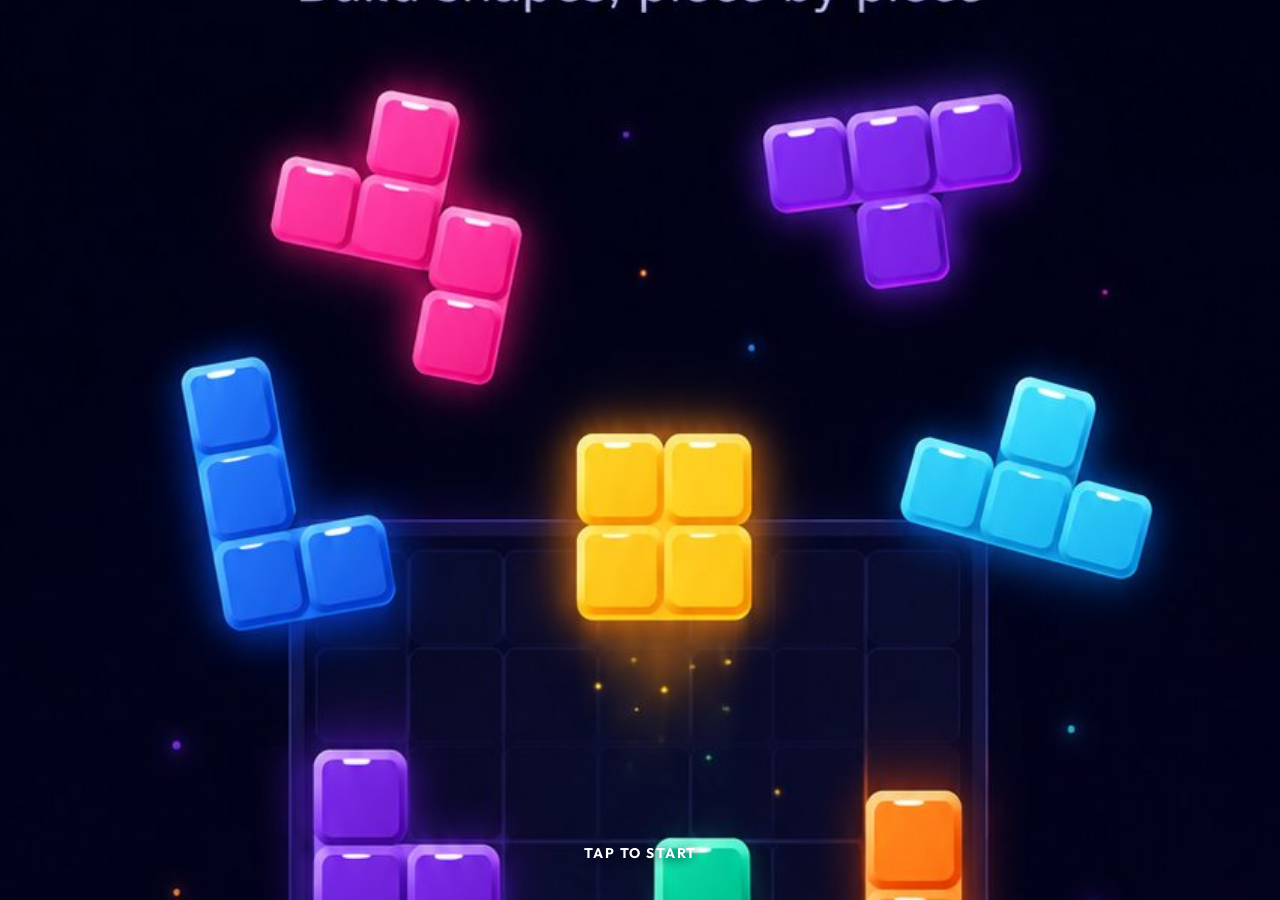
<file: index.html>
<!DOCTYPE html>
<html lang="en">

<head>
  <meta charset="UTF-8">
  <meta name="viewport"
    content="width=device-width, initial-scale=1.0, minimum-scale=1.0, maximum-scale=1.0, user-scalable=no, viewport-fit=cover">
  <title>Block Puzzle</title>
  <meta name="description"
    content="Drag colored pieces onto a grid to recreate silhouettes of animals, food, vehicles, structures, and shapes.">
  <meta name="theme-color" content="#080816">
  <link rel="manifest" href="manifest.json">
  <link rel="icon" href="icon-192.png" type="image/png">
  <link rel="apple-touch-icon" href="apple-touch-icon.png">
  <meta name="mobile-web-app-capable" content="yes">
  <meta name="apple-mobile-web-app-capable" content="yes">
  <meta name="apple-mobile-web-app-status-bar-style" content="black-translucent">
  <meta name="apple-mobile-web-app-title" content="Block Puzzle">
  <script src="gsap.min.js"></script>
  <script>if (typeof gsap === 'undefined') document.write('<script src="https://cdnjs.cloudflare.com/ajax/libs/gsap/3.12.5/gsap.min.js"><\/script>');</script>
  <link href="https://fonts.googleapis.com/css2?family=Outfit:wght@400;600;700;800;900&display=swap" rel="stylesheet">
  <link href="https://fonts.googleapis.com/icon?family=Material+Icons" rel="stylesheet">
  <link rel="stylesheet" href="css/styles.css">
  <script src="config.js"></script>
</head>

<body>
  <div id="launch"><img id="launch-img" src="splash.jpg" alt="Block Puzzle">
    <div class="launch-hint">Tap to start</div>
  </div>
  <div id="app">
    <button class="sound-toggle" id="sound-toggle" title="Toggle sound" aria-label="Toggle sound"></button>
    <button class="theme-toggle" id="theme-toggle" title="Toggle theme" aria-label="Toggle theme"><span
        class="material-icons">dark_mode</span></button>
    <button class="help-btn" id="help-btn" title="How to play" aria-label="How to play"><span class="material-icons">help_outline</span></button>
    <button class="lb-btn" id="lb-btn" title="Leaderboard" aria-label="Leaderboard"><span class="material-icons">leaderboard</span></button>
    <div id="lb-overlay" role="dialog" aria-modal="true" aria-label="Leaderboard">
      <div class="lbo-card">
        <div class="lbo-head">
          <span class="lbo-title">Leaderboard</span>
          <button class="lbo-close" id="lbo-close" aria-label="Close leaderboard"><span class="material-icons">close</span></button>
        </div>
        <div class="lbo-tabs" id="lbo-tabs"></div>
        <div id="lbo-list"></div>
      </div>
    </div>
    <div id="settings-overlay" role="dialog" aria-modal="true" aria-label="Settings">
      <div class="set-card">
        <div class="set-head">
          <span class="set-title">Settings</span>
          <button class="lbo-close" id="set-close" aria-label="Close settings"><span class="material-icons">close</span></button>
        </div>
        <button class="set-row" id="set-sound"><span class="set-l"><span class="material-icons">volume_up</span>Sound</span><span class="set-val" id="set-sound-val">On</span></button>
        <button class="set-row" id="set-theme"><span class="set-l"><span class="material-icons">dark_mode</span>Theme</span><span class="set-val" id="set-theme-val">Dark</span></button>
        <button class="set-row" id="set-hard"><span class="set-l"><span class="material-icons">rotate_right</span>Hard mode (rotate)</span><span class="set-val off" id="set-hard-val">Off</span></button>
        <div class="set-div"></div>
        <button class="set-row" id="set-help"><span class="set-l"><span class="material-icons">help_outline</span>How to play</span><span class="material-icons set-chev">chevron_right</span></button>
        <button class="set-row" id="set-lb"><span class="set-l"><span class="material-icons">leaderboard</span>Leaderboard</span><span class="material-icons set-chev">chevron_right</span></button>
        <button class="set-row" id="set-restart"><span class="set-l"><span class="material-icons">restart_alt</span>Restart level</span><span class="material-icons set-chev">chevron_right</span></button>
      </div>
    </div>
    <div id="splash" role="dialog" aria-modal="true" aria-label="How to play">
      <div class="splash-card">
        <div class="splash-logo">PUZZLE</div>
        <div class="splash-title">BLOCK PUZZLE</div>
        <div class="splash-sub">Fill each shape with colored blocks — like a tangram.</div>
        <div class="splash-steps">
          <div class="splash-step"><span class="material-icons">category</span>
            <div class="st-txt">Pick a <b>category</b> and level, or tap <b>Quick Play</b>.</div>
          </div>
          <div class="splash-step"><span class="material-icons">touch_app</span>
            <div class="st-txt"><b>Drag</b> pieces from the tray onto the board.</div>
          </div>
          <div class="splash-step"><span class="material-icons">check_circle</span>
            <div class="st-txt"><b>Green</b> means it fits — <span>red means it doesn't.</span></div>
          </div>
          <div class="splash-step"><span class="material-icons">grid_view</span>
            <div class="st-txt">Cover <b>every cell</b> of the shape to win.</div>
          </div>
          <div class="splash-step"><span class="material-icons">lightbulb</span>
            <div class="st-txt">Stuck? Tap <b>Hint</b> to reveal a piece's spot.</div>
          </div>
          <div class="splash-step"><span class="material-icons">leaderboard</span>
            <div class="st-txt"><b>Fewer moves</b> = a higher leaderboard rank.</div>
          </div>
        </div>
        <button class="splash-play" id="splash-play">Let's Play</button>
      </div>
    </div>
    <div class="bg-orb" style="width:300px;height:300px;background:#6c63ff;top:-50px;left:-80px"></div>
    <div class="bg-orb" style="width:250px;height:250px;background:#ff3d7f;bottom:10%;right:-60px"></div>
    <div id="menu"></div>
    <div id="game">
      <div class="game-main">
        <div class="game-header">
          <button class="hdr-btn" id="btn-back" aria-label="Back to menu">← Back</button>
          <div class="game-info" id="game-info"></div>
          <div class="hdr-right">
            <button class="hdr-btn hdr-icon" id="btn-settings" aria-label="Settings"><span class="material-icons">settings</span></button>
            <button class="hdr-btn hdr-icon" id="btn-reset" aria-label="Restart level">↺</button>
          </div>
        </div>
        <div class="level-badge" id="level-badge"></div>
        <div class="progress-row">
          <span class="move-count" id="move-count">0 moves</span>
          <div class="progress-bar">
            <div class="progress-fill" id="progress-fill"></div>
          </div>
          <button class="hint-btn" id="hint-btn"><span style="font-size:11px;letter-spacing:.5px">HINT</span><span
              id="hint-count">3</span></button>
        </div>
        <div id="board-wrap"></div>
        <div id="score-panel">
          <div class="score-result" id="score-result"></div>
          <div class="score-form" id="score-form">
            <input class="score-input" id="score-name" maxlength="24" placeholder="Your name" autocomplete="off" aria-label="Your name">
            <input class="score-input" id="score-msg" maxlength="80" placeholder="Message (optional)"
              autocomplete="off" aria-label="Message (optional)">
            <button class="score-submit" id="score-submit">Submit score</button>
          </div>
          <div class="lb-title" id="lb-title">Leaderboard</div>
          <div class="lb-list" id="lb-list"></div>
        </div>
        <div id="win-bar">
          <button class="win-btn primary" id="win-next">NEXT</button>
          <button class="win-btn" id="win-retry">REPLAY</button>
          <button class="win-btn" id="win-menu">MENU</button>
        </div>
        <div id="next-preview" class="next-preview"></div>
        <div id="tray">
          <div class="tray-header"><span class="tray-label">Pieces</span><span class="tray-label"
              id="tray-count"></span></div>
          <div id="tray-pieces"></div>
        </div>
      </div>
    </div>
    <div id="drag-ghost"></div>
  </div>
  <script src="js/graphics.js"></script>
  <script src="js/game.js"></script>
</body>

</html>
</file>
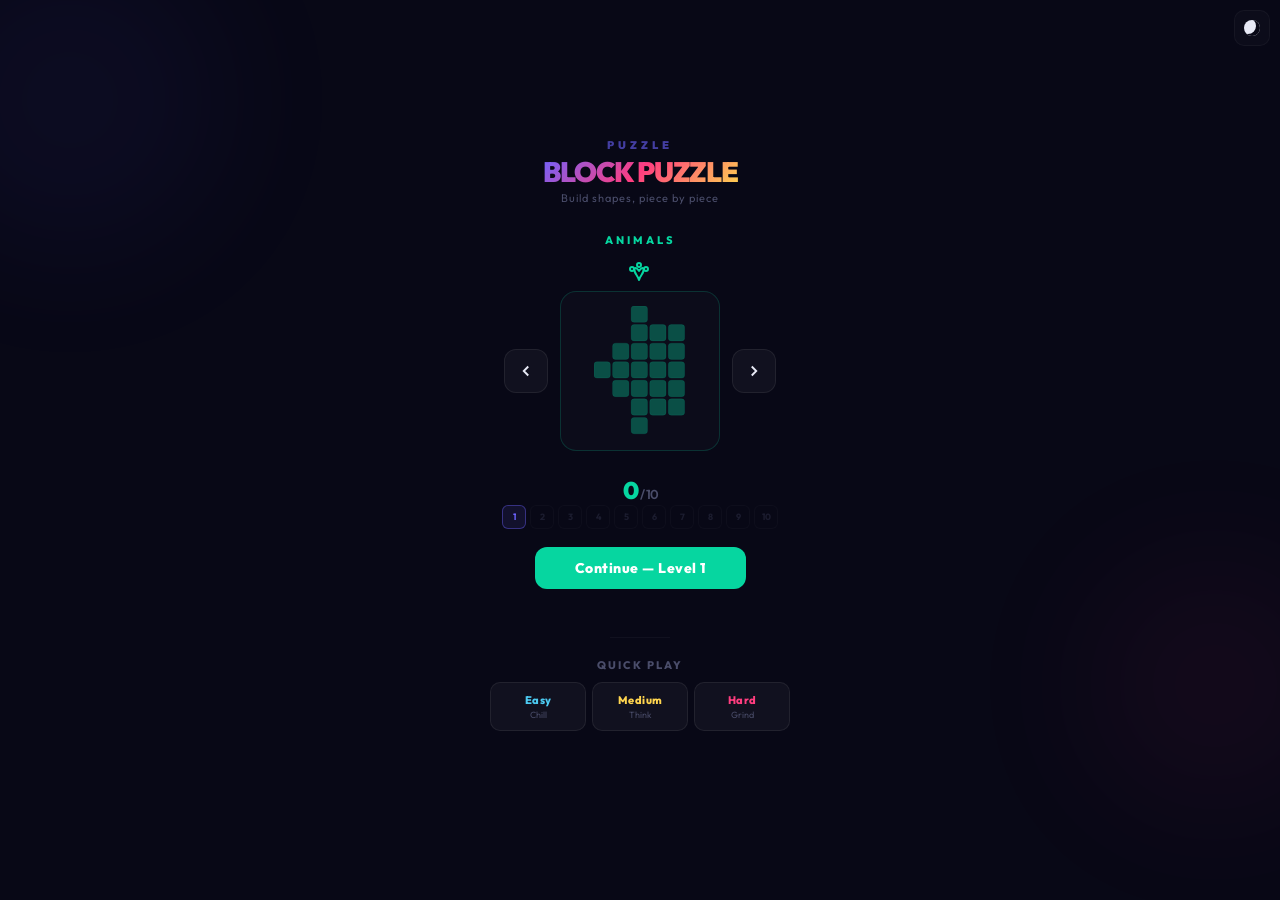
<file: block-puzzle.html>
<!DOCTYPE html>
<html lang="en">
<head>
<meta charset="UTF-8">
<meta name="viewport" content="width=device-width, initial-scale=1.0, user-scalable=no">
<title>Block Puzzle</title>
<script src="gsap.min.js"></script>
<script>if(typeof gsap==='undefined')document.write('<script src="https://cdnjs.cloudflare.com/ajax/libs/gsap/3.12.5/gsap.min.js"><\/script>');</script>
<link href="https://fonts.googleapis.com/css2?family=Outfit:wght@400;600;700;800;900&display=swap" rel="stylesheet">
<style>
*{margin:0;padding:0;box-sizing:border-box}
:root{--bg:#080816;--bg2:#0e0e24;--text:#e8eaf6;--sub:#4a4d6a;--accent:#6c63ff;--green:#00c853;--pink:#ff3d7f;--gold:#ffd54f;--cell:32px;--gap:2px;--step:34px;--card:rgba(255,255,255,.02);--card-border:rgba(255,255,255,.04);--cell-bg:rgba(255,255,255,.025);--cell-border:rgba(255,255,255,.04);--shine:rgba(255,255,255,.2);--tray:rgba(255,255,255,.015);--tray-border:rgba(255,255,255,.04);--board-bg:rgba(255,255,255,.012);--board-border:rgba(255,255,255,.04);--board-shadow:0 16px 48px rgba(0,0,0,.3);--orb-opacity:.06;--qp-bg:linear-gradient(135deg,rgba(108,99,255,.08),rgba(255,61,127,.08));--qp-border:rgba(108,99,255,.2);--btn-bg:rgba(255,255,255,.04);--btn-border:rgba(255,255,255,.07);--btn-hover:rgba(255,255,255,.08);--badge-bg:rgba(255,255,255,.04);--overlay-bg:rgba(0,230,118,.05);--overlay-border:rgba(0,230,118,.15);--win-btn-sec-bg:rgba(255,255,255,.05);--win-btn-sec-border:rgba(255,255,255,.08)}
[data-theme="light"]{--bg:#f0f1f5;--bg2:#e4e5ec;--text:#1a1a2e;--sub:#6b6f8a;--accent:#5046e5;--green:#00a844;--pink:#e03060;--gold:#d4a017;--card:rgba(0,0,0,.03);--card-border:rgba(0,0,0,.07);--cell-bg:rgba(0,0,0,.04);--cell-border:rgba(0,0,0,.08);--shine:rgba(255,255,255,.35);--tray:rgba(0,0,0,.03);--tray-border:rgba(0,0,0,.06);--board-bg:rgba(0,0,0,.025);--board-border:rgba(0,0,0,.08);--board-shadow:0 12px 40px rgba(0,0,0,.08);--orb-opacity:.04;--qp-bg:linear-gradient(135deg,rgba(80,70,229,.06),rgba(224,48,96,.06));--qp-border:rgba(80,70,229,.15);--btn-bg:rgba(0,0,0,.04);--btn-border:rgba(0,0,0,.08);--btn-hover:rgba(0,0,0,.07);--badge-bg:rgba(0,0,0,.05);--overlay-bg:rgba(0,168,68,.07);--overlay-border:rgba(0,168,68,.2);--win-btn-sec-bg:rgba(0,0,0,.05);--win-btn-sec-border:rgba(0,0,0,.08)}
html,body{height:100%;overflow-x:hidden}
body{background:var(--bg);font-family:'Outfit',sans-serif;color:var(--text);display:flex;justify-content:center;user-select:none;-webkit-user-select:none;touch-action:manipulation}
#app{width:100%;max-width:480px;min-height:100vh;position:relative;overflow:hidden}
.bg-orb{position:fixed;border-radius:50%;filter:blur(80px);opacity:var(--orb-opacity);pointer-events:none;z-index:0}

/* MENU */
#menu{display:flex;flex-direction:column;align-items:center;padding:28px 14px 60px;position:relative;z-index:10;justify-content:center;min-height:100vh}
#menu h1{font-size:28px;font-weight:900;letter-spacing:-1px;margin:2px 0;background:linear-gradient(135deg,#6c63ff,#ff3d7f,#ffd54f);-webkit-background-clip:text;-webkit-text-fill-color:transparent}
#menu .sub{color:var(--sub);font-size:11px;letter-spacing:1px;margin-bottom:28px}
.carousel{width:100%;max-width:320px;display:flex;flex-direction:column;align-items:center;margin-bottom:24px}
.carousel-cat-name{font-size:11px;font-weight:800;letter-spacing:3px;text-transform:uppercase;color:var(--sub);margin-bottom:14px;transition:color .3s}
.carousel-row{display:flex;align-items:center;gap:12px;width:100%;justify-content:center;margin-bottom:14px}
.carousel-arrow{width:44px;height:44px;border-radius:12px;border:1px solid var(--btn-border);background:var(--btn-bg);cursor:pointer;display:flex;align-items:center;justify-content:center;transition:all .15s;flex-shrink:0;font-family:'Outfit',sans-serif}
.carousel-arrow:hover{background:var(--btn-hover);border-color:var(--accent)}
.carousel-arrow svg{width:18px;height:18px;stroke:var(--text);stroke-width:2.5;fill:none}
.carousel-preview{width:160px;height:160px;border-radius:16px;border:1px solid var(--card-border);background:var(--card);display:flex;align-items:center;justify-content:center;overflow:hidden;position:relative;padding:12px}
.carousel-icon{display:flex;align-items:center;justify-content:center;margin-bottom:6px}
.carousel-icon svg{width:24px;height:24px}
.carousel-shape{display:flex;align-items:center;justify-content:center}
.carousel-progress{font-size:24px;font-weight:900;letter-spacing:-1px;margin-top:10px}
.carousel-progress-sub{font-size:10px;color:var(--sub);font-weight:600}
.carousel-levels{display:flex;gap:4px;flex-wrap:wrap;justify-content:center;margin-bottom:18px;max-width:280px}
.carousel-dot{width:24px;height:24px;border-radius:6px;border:1px solid var(--btn-border);background:var(--card);display:flex;align-items:center;justify-content:center;font-size:9px;font-weight:700;color:var(--sub);cursor:pointer;transition:all .15s}
.carousel-dot:hover{background:var(--btn-hover)}
.carousel-dot.done{border-color:rgba(0,230,118,.25);color:var(--green)}
.carousel-dot.current{border-color:rgba(108,99,255,.4);color:var(--accent);background:rgba(108,99,255,.1)}
.carousel-dot.locked{opacity:.3;cursor:default}
.play-btn{padding:12px 40px;border-radius:12px;border:none;font-size:14px;font-weight:800;cursor:pointer;font-family:'Outfit',sans-serif;letter-spacing:.5px;transition:all .2s;margin-bottom:24px}
.play-btn:hover{transform:translateY(-1px)}
.divider{width:60px;height:1px;background:var(--card-border);margin-bottom:20px}
.quick-play{width:100%;max-width:300px;text-align:center}
.quick-play .qp-title{font-size:11px;font-weight:800;letter-spacing:2px;text-transform:uppercase;color:var(--sub);margin-bottom:10px}
.quick-play .qp-btns{display:flex;gap:6px}
.qp-btn{flex:1;padding:10px;border-radius:10px;border:1px solid var(--btn-border);background:var(--btn-bg);cursor:pointer;text-align:center;font-family:'Outfit',sans-serif;transition:all .2s}
.qp-btn:hover{background:var(--btn-hover)}
.qp-btn .ql{font-size:11px;font-weight:800;letter-spacing:.5px}
.qp-btn .qi{font-size:9px;color:var(--sub);margin-top:2px}

/* GAME */
#game{display:none;flex-direction:column;align-items:center;padding:8px 8px 100px;position:relative;z-index:10;width:100%}
.game-header{display:flex;align-items:center;width:100%;justify-content:space-between;padding:4px 0 6px}
.hdr-btn{background:var(--btn-bg);border:1px solid var(--btn-border);border-radius:8px;padding:7px 12px;color:var(--sub);font-size:12px;font-weight:600;cursor:pointer;font-family:'Outfit',sans-serif;transition:all .15s}
.hdr-btn:hover{background:var(--btn-hover);color:var(--text)}
.game-info{font-size:16px;font-weight:700}

.game-main{display:flex;flex-direction:column;align-items:center;width:100%;max-width:400px}

/* Next preview */
.next-preview{display:flex;align-items:center;gap:8px;margin-top:10px;padding:8px 14px;border-radius:10px;background:var(--card);border:1px solid var(--card-border)}
.next-label{font-size:8px;font-weight:800;color:var(--sub);text-transform:uppercase;letter-spacing:1.5px}
.next-thumb{display:flex;align-items:center;justify-content:center}
.next-name{font-size:10px;color:var(--sub);font-weight:600}

.progress-row{display:flex;align-items:center;gap:8px;width:100%;margin-bottom:8px}
.progress-bar{flex:1;height:3px;border-radius:2px;background:var(--card);overflow:hidden}
.progress-fill{height:100%;border-radius:2px;width:0%;transition:width .5s cubic-bezier(.22,1,.36,1)}
.hint-btn{display:flex;align-items:center;gap:4px;padding:5px 10px;border-radius:8px;border:1px solid rgba(255,212,84,.25);background:rgba(255,212,84,.06);color:var(--gold);font-size:11px;font-weight:700;cursor:pointer;font-family:'Outfit',sans-serif;transition:all .2s;flex-shrink:0}
.hint-btn:hover:not(:disabled){background:rgba(255,212,84,.12)}
.hint-btn:disabled{opacity:.35;cursor:default;border-color:var(--card-border);color:var(--sub)}
.level-badge{font-size:9px;font-weight:800;color:var(--sub);background:var(--badge-bg);padding:3px 8px;border-radius:6px;margin-bottom:6px;letter-spacing:.5px}

#board-wrap{position:relative;border-radius:14px;background:var(--board-bg);border:2px solid var(--board-border);box-shadow:var(--board-shadow);flex-shrink:0;padding:10px}
.cell{position:absolute;border-radius:5px;width:var(--cell);height:var(--cell);background:var(--cell-bg);border:1px solid var(--card-border);overflow:hidden;touch-action:none}
.cell .shine{position:absolute;top:2px;left:2px;right:2px;height:33%;border-radius:3px;background:var(--shine);opacity:0}
.cell.filled .shine{opacity:1}
.cell.hover-good{background:rgba(99,200,255,.2)!important;border-color:rgba(99,200,255,.4)!important}
.cell.hover-bad{background:rgba(255,61,127,.1)!important;border-color:rgba(255,61,127,.25)!important}

#tray{margin-top:10px;width:100%}
.tray-header{display:flex;justify-content:space-between;padding:0 4px;margin-bottom:5px}
.tray-label{color:var(--sub);font-size:9px;font-weight:800;text-transform:uppercase;letter-spacing:1.5px}
#tray-pieces{display:flex;flex-wrap:wrap;gap:6px;padding:8px;border-radius:10px;background:var(--tray);border:1px solid var(--card-border);min-height:46px;align-items:center}
.tray-piece{cursor:grab;padding:4px;border-radius:7px;background:var(--card);border:1px solid var(--card-border);touch-action:none;transition:border-color .2s}
.tray-piece.hinted{border-width:2px}

#drag-ghost{position:fixed;pointer-events:none;z-index:1000;opacity:0;display:none}
#win-bar{display:none;margin-top:12px;align-items:center;justify-content:center;gap:10px}
.win-icon-btn{width:44px;height:44px;border-radius:12px;border:1px solid var(--overlay-border);background:var(--overlay-bg);cursor:pointer;display:flex;align-items:center;justify-content:center;transition:all .2s}
.win-icon-btn:hover{background:rgba(0,200,100,.12)}
.win-icon-btn svg{width:20px;height:20px;stroke:var(--green);stroke-width:2;fill:none;stroke-linecap:round;stroke-linejoin:round}
.particle{position:fixed;pointer-events:none;z-index:998;border-radius:50%}
.theme-toggle{position:fixed;top:10px;right:10px;z-index:100;width:36px;height:36px;border-radius:10px;border:1px solid var(--card-border);background:var(--card);cursor:pointer;display:flex;align-items:center;justify-content:center;transition:all .2s;font-family:'Outfit',sans-serif}
.theme-toggle:hover{background:var(--cell-bg);border-color:var(--accent)}
.theme-toggle .t-icon{width:16px;height:16px;border-radius:50%;transition:all .3s}
.theme-toggle .t-icon.dark{background:var(--text);box-shadow:inset -4px -2px 0 0 var(--bg)}
.theme-toggle .t-icon.light{background:var(--gold);box-shadow:0 0 6px var(--gold)}
</style>
</head>
<body>
<div id="app">
<button class="theme-toggle" id="theme-toggle" title="Toggle theme"><div class="t-icon dark"></div></button>
<div class="bg-orb" style="width:300px;height:300px;background:#6c63ff;top:-50px;left:-80px"></div>
<div class="bg-orb" style="width:250px;height:250px;background:#ff3d7f;bottom:10%;right:-60px"></div>
<div id="menu"></div>
<div id="game">
  <div class="game-main">
    <div class="game-header">
      <button class="hdr-btn" id="btn-back">← Back</button>
      <div class="game-info" id="game-info"></div>
      <button class="hdr-btn" id="btn-reset">↺</button>
    </div>
    <div class="level-badge" id="level-badge"></div>
    <div class="progress-row">
      <div class="progress-bar"><div class="progress-fill" id="progress-fill"></div></div>
      <button class="hint-btn" id="hint-btn"><span style="font-size:11px;letter-spacing:.5px">HINT</span><span id="hint-count">3</span></button>
    </div>
    <div id="board-wrap"></div>
    <div id="win-bar">
      <button class="win-icon-btn" id="win-next" title="Next">
        <svg viewBox="0 0 24 24"><polyline points="9 6 15 12 9 18"/></svg>
      </button>
      <button class="win-icon-btn" id="win-retry" title="Retry">
        <svg viewBox="0 0 24 24"><polyline points="23 4 23 10 17 10"/><path d="M20.49 15a9 9 0 1 1-2.12-9.36L23 10"/></svg>
      </button>
      <button class="win-icon-btn" id="win-menu" title="Menu">
        <svg viewBox="0 0 24 24"><line x1="3" y1="6" x2="21" y2="6"/><line x1="3" y1="12" x2="21" y2="12"/><line x1="3" y1="18" x2="21" y2="18"/></svg>
      </button>
    </div>
    <div id="next-preview" class="next-preview"></div>
    <div id="tray">
      <div class="tray-header"><span class="tray-label">Pieces</span><span class="tray-label" id="tray-count"></span></div>
      <div id="tray-pieces"></div>
    </div>
  </div>
</div>
<div id="drag-ghost"></div>
</div>
<script>
// ════════════════════════════════════════
//  SHAPE DATA — 5 categories × 10 shapes
// ════════════════════════════════════════
const ICONS = {
  animals: `<svg width="18" height="18" viewBox="0 0 24 24" fill="none" stroke="currentColor" stroke-width="2" stroke-linecap="round" stroke-linejoin="round"><circle cx="11" cy="4" r="2"/><circle cx="4" cy="8" r="2"/><circle cx="18" cy="8" r="2"/><path d="M8.5 14c-1.5-2-2.5-4-2-6.5C8 6 9.5 8 11 10c1.5-2 3-4 4.5-2.5.5 2.5-.5 4.5-2 6.5-1 1.5-2 3-2.5 5-.5-2-1.5-3.5-2.5-5z"/></svg>`,
  food: `<svg width="18" height="18" viewBox="0 0 24 24" fill="none" stroke="currentColor" stroke-width="2" stroke-linecap="round" stroke-linejoin="round"><path d="M3 2v7c0 1.1.9 2 2 2h4a2 2 0 0 0 2-2V2"/><path d="M7 2v20"/><path d="M21 15V2v0a5 5 0 0 0-5 5v6c0 1.1.9 2 2 2h3Zm0 0v7"/></svg>`,
  vehicles: `<svg width="18" height="18" viewBox="0 0 24 24" fill="none" stroke="currentColor" stroke-width="2" stroke-linecap="round" stroke-linejoin="round"><path d="M19 17h2c.6 0 1-.4 1-1v-3c0-.9-.7-1.7-1.5-1.9L18 10l-3.5-5.4A2 2 0 0 0 12.8 3H5.2a2 2 0 0 0-1.7 1L2 8l-1 3v5c0 .6.4 1 1 1h2"/><circle cx="7" cy="17" r="2"/><circle cx="17" cy="17" r="2"/><path d="M12 17H9m8-7H5"/></svg>`,
  structures: `<svg width="18" height="18" viewBox="0 0 24 24" fill="none" stroke="currentColor" stroke-width="2" stroke-linecap="round" stroke-linejoin="round"><line x1="3" y1="22" x2="21" y2="22"/><line x1="6" y1="18" x2="6" y2="11"/><line x1="10" y1="18" x2="10" y2="11"/><line x1="14" y1="18" x2="14" y2="11"/><line x1="18" y1="18" x2="18" y2="11"/><polygon points="12 2 20 7 4 7"/><line x1="2" y1="18" x2="22" y2="18"/></svg>`,
  shapes: `<svg width="18" height="18" viewBox="0 0 24 24" fill="none" stroke="currentColor" stroke-width="2" stroke-linecap="round" stroke-linejoin="round"><rect x="2" y="14" width="8" height="8" rx="1"/><path d="M6 2l4.5 8H1.5L6 2z"/><circle cx="18" cy="18" r="4"/><path d="M18 2l4 6h-8l4-6z"/></svg>`,
};
const CATEGORIES = [
  { id:'animals', name:'Animals', icon:'animals', color:'#06d6a0', shapes:[
    {name:'Fish',s:['..#..','..###','.####','#####','.####','..###','..#..']},
    {name:'Bird',s:['..#...','.###..','######','.####.','..###.','...#..']},
    {name:'Cat',s:['#...#','##.##','#####','#####','.###.','.#.#.']},
    {name:'Dog',s:['.##....','####...','.#####.','.#####.','..####.','..#.##.']},
    {name:'Bunny',s:['.#.#','.#.#','####','####','.##.','.##.','##..','.#..']},
    {name:'Turtle',s:['..###..','..####.','.######','########','.######.','..#.#..']},
    {name:'Duck',s:['.##...','####..','..####','..####','.####.','..##..']},
    {name:'Whale',s:['..####..','.######.','########','########','.######.','.####.#.']},
    {name:'Snake',s:['##......','.##.....','..###...','...####.','.....###','......##']},
    {name:'Elephant',s:['.####..','######.','#######','.#####.','.#.####','.#..#.#']},
  ]},
  { id:'food', name:'Food', icon:'food', color:'#ff6b6b', shapes:[
    {name:'Apple',s:['..#.','.###','####','####','.##.']},
    {name:'Cherry',s:['.#.#.','.###.','##.##','##.##','.#.#.']},
    {name:'Banana',s:['..#','.##','.#.','##.','#..']},
    {name:'Ice Cream',s:['.###.','#####','#####','.###.','..#..','..#..']},
    {name:'Pizza',s:['....#','...##','..###','.####','#####']},
    {name:'Donut',s:['.###.','##.##','#...#','##.##','.###.']},
    {name:'Burger',s:['.####.','######','.####.','######','.####.']},
    {name:'Cake',s:['..##..','..##..','.####.','######','######','######']},
    {name:'Cupcake',s:['.####.','######','######','.####.','..##..','.####.']},
    {name:'Candy',s:['#.....','##.....','.#####','..#####','.....##','.....#']},
  ]},
  { id:'vehicles', name:'Vehicles', icon:'vehicles', color:'#4dabf7', shapes:[
    {name:'Car',s:['..###..','#######','.#..#.']},
    {name:'Bus',s:['########','########','#.#..#.#']},
    {name:'Boat',s:['..#....','..#.#..','########','.######.','..####..']},
    {name:'Plane',s:['....#...','...###..','########','...###..','...#.#..']},
    {name:'Rocket',s:['..#..','.###.','.###.','.###.','#####','.#.#.']},
    {name:'Train',s:['..##.....','#########','#########','.#..#..#.']},
    {name:'Helicopter',s:['########','...##...','...#####','...##...','.##..##.']},
    {name:'Bicycle',s:['..#.....','..####..','.##..##.','##....##','.#....#.']},
    {name:'Truck',s:['.....###','########','########','.#..#.#.']},
    {name:'Submarine',s:['...##....','..#####..','.########','##########','.########.']},
  ]},
  { id:'structures', name:'Structures', icon:'structures', color:'#ffd43b', shapes:[
    {name:'Pyramid',s:['...#...','..###..','.#####.','#######']},
    {name:'House',s:['..##..','.####.','######','.####.','.####.','.#..#.']},
    {name:'Castle',s:['#.#.#','#####','.###.','.###.','.###.','#####']},
    {name:'Church',s:['..#..','..#..','.###.','#####','#####','#####','.#.#.']},
    {name:'Lighthouse',s:['..#..','.###.','..#..','.###.','.###.','####.','#####']},
    {name:'Windmill',s:['..#..','.###.','##.##','.###.','..#..','..#..','.###.']},
    {name:'Bridge',s:['#########','.#.....#.','.#######.','.#.#.#.#.']},
    {name:'Pagoda',s:['...#...','..###..','.#####.','..###..','.#####.','#######','..###..']},
    {name:'Tower',s:['..#..','..#..','.###.','..#..','..#..','.###.','#####','#####']},
    {name:'Arch',s:['.#####.','##...##','##...##','##...##','##...##']},
  ]},
  { id:'shapes', name:'Basic Shapes', icon:'shapes', color:'#cc5de8', shapes:[
    {name:'Square',s:['#####','#####','#####','#####','#####']},
    {name:'Triangle',s:['....#','...##','..###','.####','#####']},
    {name:'Diamond',s:['..#..','.###.','#####','.###.','..#..']},
    {name:'Heart',s:['.##.##.','#######','#######','.#####.','..###..','...#...']},
    {name:'Cross',s:['.###.','.###.','#####','#####','#####','.###.','.###.']},
    {name:'Arrow',s:['...#...','..###..','.#####.','#######','..###..','..###..','..###..']},
    {name:'Star',s:['...#...','..###..','#######','.#####.','.##.##.','##...##']},
    {name:'Hexagon',s:['.####.','######','######','######','.####.']},
    {name:'Moon',s:['.###','####','###.','####','.###']},
    {name:'Lightning',s:['..##','..#.','.###','.#..','##..','#...']},
  ]},
];

const PALETTE=["#f72585","#7209b7","#3a86ff","#4cc9f0","#06d6a0","#f77f00","#e63946","#ffbe0b","#8338ec","#00b4d8","#ef476f","#118ab2","#ffd166","#fb5607","#9b5de5"];
const CELL=32,GAP=2,STEP=34,TRAY_CELL=22;

// ════════════════════════════════════════
//  CORE UTILS
// ════════════════════════════════════════
function mkRng(s){s=s||1;return()=>{s=Math.imul(s,48271)%2147483647;return(s&0x7fffffff)/2147483647};}
function ky(r,c){return r+','+c}
function parseShape(shape){
  const cells=[],h=shape.length,w=Math.max(...shape.map(r=>r.length));
  for(let r=0;r<h;r++)for(let c=0;c<shape[r].length;c++)if(shape[r][c]==='#')cells.push([r,c]);
  return{cells,gridW:w,gridH:h};
}
function decompose(tc,np,seed){
  const rng=mkRng(seed),dirs=[[0,1],[0,-1],[1,0],[-1,0]];
  const rem=new Set(tc.map(([r,c])=>ky(r,c)));
  const n=Math.min(np,tc.length),bs=Math.floor(tc.length/n),ex=tc.length-bs*n;
  const ra=[...rem];for(let i=ra.length-1;i>0;i--){const j=Math.floor(rng()*(i+1));[ra[i],ra[j]]=[ra[j],ra[i]];}
  const seeds=[ra[0]];
  while(seeds.length<n){let bk=null,bd=-1;for(const k of ra){if(seeds.includes(k))continue;const[r,c]=k.split(',').map(Number);let md=1e9;for(const sk of seeds){const[sr,sc]=sk.split(',').map(Number);md=Math.min(md,Math.abs(r-sr)+Math.abs(c-sc));}if(md>bd){bd=md;bk=k;}}if(bk)seeds.push(bk);else break;}
  const pcs=seeds.map(s=>{rem.delete(s);return new Set([s]);});
  const sz=seeds.map((_,i)=>bs+(i<ex?1:0));
  let ch=true;while(ch&&rem.size>0){ch=false;for(let i=0;i<pcs.length;i++){if(pcs[i].size>=sz[i])continue;const fr=[];for(const k of pcs[i]){const[r,c]=k.split(',').map(Number);for(const[dr,dc]of dirs){const nk=ky(r+dr,c+dc);if(rem.has(nk))fr.push(nk);}}if(!fr.length)continue;const p=fr[Math.floor(rng()*fr.length)];pcs[i].add(p);rem.delete(p);ch=true;}}
  for(const k of rem){const[r,c]=k.split(',').map(Number);let bi=0,bd=1e9;for(let i=0;i<pcs.length;i++)for(const pk of pcs[i]){const[pr,pc]=pk.split(',').map(Number);const d=Math.abs(r-pr)+Math.abs(c-pc);if(d<bd){bd=d;bi=i;}}pcs[bi].add(k);}
  return pcs.map((ps,i)=>{const cells=[...ps].map(k=>k.split(',').map(Number));const mr=Math.min(...cells.map(c=>c[0])),mc=Math.min(...cells.map(c=>c[1]));return{cells,normalized:cells.map(([r,c])=>[r-mr,c-mc]),colorIdx:i};});
}

// Difficulty for progression levels: 1-3=easy,4-6=med,7-10=hard
function levelDiff(idx){return idx<3?0:idx<6?1:2}
function levelPcs(numCells,diff){
  if(diff===0)return Math.max(3,Math.ceil(numCells/7));
  if(diff===1)return Math.max(5,Math.ceil(numCells/3.8));
  return Math.min(14,Math.max(8,Math.ceil(numCells/2.5)));
}
function levelHints(diff){return diff+1}

function buildPieceSVG(cells,color,size){
  const mr=Math.min(...cells.map(c=>c[0])),mc=Math.min(...cells.map(c=>c[1]));
  const xr=Math.max(...cells.map(c=>c[0])),xc=Math.max(...cells.map(c=>c[1]));
  const w=(xc-mc+1)*(size+GAP),h=(xr-mr+1)*(size+GAP);
  let s=`<svg width="${w}" height="${h}" style="display:block">`;
  cells.forEach(([r,c])=>{const x=(c-mc)*(size+GAP),y=(r-mr)*(size+GAP),rx=size>28?5:4;s+=`<rect x="${x}" y="${y}" width="${size}" height="${size}" rx="${rx}" fill="${color}" stroke="rgba(0,0,0,.18)" stroke-width="1"/><rect x="${x+2}" y="${y+2}" width="${size-4}" height="${size*.35}" rx="3" fill="rgba(255,255,255,.22)"/>`;});
  return s+'</svg>';
}

function buildThumbSVG(shape,size,color){
  const{cells,gridW,gridH}=parseShape(shape.s);
  const cs=size/Math.max(gridW,gridH);
  const fill=color?color+'55':'rgba(100,100,120,.25)';
  const stroke=color?color+'33':'none';
  let s=`<svg width="${gridW*cs}" height="${gridH*cs}" style="display:block">`;
  cells.forEach(([r,c])=>{s+=`<rect x="${c*cs}" y="${r*cs}" width="${cs*.88}" height="${cs*.88}" rx="${cs>6?3:1.5}" fill="${fill}" stroke="${stroke}" stroke-width=".5"/>`;});
  return s+'</svg>';
}

// ════════════════════════════════════════
//  STATE
// ════════════════════════════════════════
const LS_PROGRESS='bp-progress',LS_THEME='bp-theme';
function loadStored(k,d){try{return JSON.parse(localStorage.getItem(k))??d}catch(e){return d}}
function saveStored(k,v){try{localStorage.setItem(k,JSON.stringify(v))}catch(e){}}
let S={
  screen:'menu',mode:null, // 'category'|'quick'
  catIdx:0,levelIdx:0,diffIdx:0,
  board:{},placed:{},pieces:[],targetCells:[],targetSet:new Set(),
  gridW:0,gridH:0,won:false,
  completed:loadStored(LS_PROGRESS,{}), // "catIdx-levelIdx" => true
  hintsLeft:1,activeHint:null,hintTimer:null,
  dragging:null,dragOff:{x:0,y:0},_hover:null,
};

function getCompleted(ci,li){return S.completed[ci+'-'+li]||false}
function setCompleted(ci,li){S.completed[ci+'-'+li]=true;saveStored(LS_PROGRESS,S.completed)}
function catProgress(ci){let n=0;for(let i=0;i<10;i++)if(getCompleted(ci,i))n++;return n;}
function nextUnlocked(ci){for(let i=0;i<10;i++)if(!getCompleted(ci,i))return i;return 10;}

// ════════════════════════════════════════
//  MENU
// ════════════════════════════════════════
let menuCatIdx = 0;

function buildMenu(){
  const el=document.getElementById('menu');
  el.innerHTML=`
    <div style="font-size:11px;font-weight:900;letter-spacing:4px;color:var(--accent);opacity:.6">PUZZLE</div>
    <h1>BLOCK PUZZLE</h1>
    <p class="sub">Build shapes, piece by piece</p>
    <div class="carousel" id="carousel"></div>
    <div class="divider"></div>
    <div class="quick-play">
      <div class="qp-title">Quick Play</div>
      <div class="qp-btns">
        <button class="qp-btn" data-d="0"><div class="ql" style="color:#4cc9f0">Easy</div><div class="qi">Chill</div></button>
        <button class="qp-btn" data-d="1"><div class="ql" style="color:#ffd54f">Medium</div><div class="qi">Think</div></button>
        <button class="qp-btn" data-d="2"><div class="ql" style="color:#ff3d7f">Hard</div><div class="qi">Grind</div></button>
      </div>
    </div>`;
  el.querySelectorAll('.qp-btn').forEach(b=>b.addEventListener('click',()=>startQuick(+b.dataset.d)));
  renderCarousel(0);
  gsap.from('#menu h1',{opacity:0,y:-15,duration:.4,ease:'power3.out'});
  gsap.from('.carousel',{opacity:0,scale:.9,duration:.5,delay:.1,ease:'back.out(1.4)'});
  gsap.from('.quick-play',{opacity:0,y:15,duration:.4,ease:'power3.out',delay:.25});
}

function renderCarousel(dir){
  // dir: 0=init, 1=right, -1=left
  const cat=CATEGORIES[menuCatIdx];
  const prog=catProgress(menuCatIdx);
  const next=nextUnlocked(menuCatIdx);
  const nextShape=next<10?cat.shapes[next]:cat.shapes[9];
  const allDone=prog===10;

  const c=document.getElementById('carousel');
  c.innerHTML=`
    <div class="carousel-cat-name" id="car-name" style="color:${cat.color}">${cat.name}</div>
    <div class="carousel-icon" style="color:${cat.color}">${ICONS[cat.icon]}</div>
    <div class="carousel-row">
      <button class="carousel-arrow" id="car-left">
        <svg viewBox="0 0 24 24"><polyline points="15 18 9 12 15 6"/></svg>
      </button>
      <div class="carousel-preview" id="car-preview" style="border-color:${cat.color}30">
        ${buildThumbSVG(nextShape,130,cat.color)}
      </div>
      <button class="carousel-arrow" id="car-right">
        <svg viewBox="0 0 24 24"><polyline points="9 6 15 12 9 18"/></svg>
      </button>
    </div>
    <div class="carousel-progress" style="color:${cat.color}">${prog}<span style="font-size:13px;color:var(--sub);font-weight:600"> / 10</span></div>
    <div class="carousel-levels" id="car-levels"></div>
    <button class="play-btn" id="car-play" style="background:${cat.color};color:#fff">
      ${allDone?'Replay':'Continue — Level '+(next+1)}
    </button>`;

  // Level dots
  const lc=document.getElementById('car-levels');
  cat.shapes.forEach((sh,li)=>{
    const done=getCompleted(menuCatIdx,li);
    const cur=li===next;
    const locked=li>next;
    const dot=document.createElement('div');
    dot.className='carousel-dot'+(done?' done':'')+(cur?' current':'')+(locked?' locked':'');
    dot.textContent=done?'—':(li+1);
    if(!locked)dot.addEventListener('click',()=>startCategory(menuCatIdx,li));
    lc.appendChild(dot);
  });

  // Bind arrows
  document.getElementById('car-left').addEventListener('click',()=>{
    menuCatIdx=(menuCatIdx-1+CATEGORIES.length)%CATEGORIES.length;
    animateCarousel(-1);
  });
  document.getElementById('car-right').addEventListener('click',()=>{
    menuCatIdx=(menuCatIdx+1)%CATEGORIES.length;
    animateCarousel(1);
  });
  // Play button
  document.getElementById('car-play').addEventListener('click',()=>{
    const ni=nextUnlocked(menuCatIdx);
    startCategory(menuCatIdx,Math.min(ni,9));
  });

  // Entry animation
  if(dir!==0){
    const xFrom=dir*80;
    gsap.fromTo('#car-name',{x:xFrom,opacity:0},{x:0,opacity:1,duration:.3,ease:'power3.out'});
    gsap.fromTo('.carousel-icon',{opacity:0,scale:.5},{opacity:1,scale:1,duration:.3,ease:'back.out(2)'});
    gsap.fromTo('#car-preview',{x:xFrom,opacity:0,scale:.85},{x:0,opacity:1,scale:1,duration:.35,ease:'back.out(1.3)'});
    gsap.fromTo('.carousel-progress',{opacity:0},{opacity:1,duration:.25,delay:.08,ease:'power2.out'});
    gsap.fromTo('#car-levels',{opacity:0,y:8},{opacity:1,y:0,duration:.25,delay:.1,ease:'power2.out'});
    gsap.fromTo('#car-play',{opacity:0,y:6},{opacity:1,y:0,duration:.25,delay:.15,ease:'power2.out'});
  }
}

function animateCarousel(dir){
  gsap.to('#car-name',{x:dir*-40,opacity:0,duration:.15,ease:'power2.in'});
  gsap.to('.carousel-icon',{opacity:0,scale:.5,duration:.12,ease:'power2.in'});
  gsap.to('#car-preview',{x:dir*-60,opacity:0,scale:.9,duration:.2,ease:'power2.in',onComplete:()=>renderCarousel(dir)});
  gsap.to('.carousel-progress',{opacity:0,duration:.1});
  gsap.to('#car-levels',{opacity:0,duration:.1});
  gsap.to('#car-play',{opacity:0,duration:.1});
}

// Swipe support
let swipeX=0;
document.addEventListener('pointerdown',e=>{
  if(e.target.closest('.carousel'))swipeX=e.clientX;
});
document.addEventListener('pointerup',e=>{
  if(!e.target.closest('.carousel')||!swipeX)return;
  const dx=e.clientX-swipeX;swipeX=0;
  if(Math.abs(dx)<30)return;
  if(dx<0){menuCatIdx=(menuCatIdx+1)%CATEGORIES.length;animateCarousel(1);}
  else{menuCatIdx=(menuCatIdx-1+CATEGORIES.length)%CATEGORIES.length;animateCarousel(-1);}
});

// ════════════════════════════════════════
//  START GAME
// ════════════════════════════════════════
function startCategory(ci,li){
  S.mode='category';S.catIdx=ci;S.levelIdx=li;
  const diff=levelDiff(li);S.diffIdx=diff;
  initLevel(ci,li,diff);
  transitionToGame();
}
let lastQuick=null;
function startQuick(diff){
  S.mode='quick';S.diffIdx=diff;
  let ci,li;
  do{
    ci=Math.floor(Math.random()*CATEGORIES.length);
    li=Math.floor(Math.random()*CATEGORIES[ci].shapes.length);
  }while(lastQuick===ci+'-'+li);
  lastQuick=ci+'-'+li;
  S.catIdx=ci;S.levelIdx=li;
  initLevel(ci,li,diff);
  transitionToGame();
}
function initLevel(ci,li,diff){
  const shape=CATEGORIES[ci].shapes[li];
  const{cells:tc,gridW,gridH}=parseShape(shape.s);
  const np=levelPcs(tc.length,diff);
  const seed=(ci+1)*1000+(li+1)*100+(diff+1)*10+42;
  S.pieces=decompose(tc,np,seed);
  S.targetCells=tc;S.targetSet=new Set(tc.map(([r,c])=>ky(r,c)));
  S.gridW=gridW;S.gridH=gridH;
  S.board={};S.placed={};S.won=false;
  S.hintsLeft=levelHints(diff);S.activeHint=null;
  if(S.hintTimer)clearTimeout(S.hintTimer);
  S.dragging=null;S._hover=null;
}
function transitionToGame(){
  gsap.to('#menu',{opacity:0,y:-20,duration:.3,ease:'power2.in',onComplete:()=>{
    document.getElementById('menu').style.display='none';
    document.getElementById('game').style.display='flex';
    gsap.set('#game',{opacity:0,y:20});
    gsap.to('#game',{opacity:1,y:0,duration:.35,ease:'power3.out'});
    buildGame();
  }});
}

// ════════════════════════════════════════
//  BUILD GAME UI
// ════════════════════════════════════════
function buildGame(){
  const cat=CATEGORIES[S.catIdx],shape=cat.shapes[S.levelIdx];
  document.getElementById('game-info').innerHTML=`<span>${shape.name}</span>`;
  const diffLabels=['Easy','Medium','Hard'];
  const diffColors=['#4cc9f0','#ffd54f','#ff3d7f'];
  document.getElementById('level-badge').innerHTML=
    S.mode==='category'
      ?`${cat.name} — Level ${S.levelIdx+1}/10 <span style="color:${diffColors[S.diffIdx]}">(${diffLabels[S.diffIdx]})</span>`
      :`Quick Play — <span style="color:${diffColors[S.diffIdx]}">${diffLabels[S.diffIdx]}</span>`;
  updateHintBtn();
  document.getElementById('hint-btn').onclick=useHint;
  buildBoard();buildTray();updateProgress();
  document.getElementById('win-bar').style.display='none';
  document.getElementById('win-menu').onclick=goToMenu;
  document.getElementById('win-retry').onclick=resetLevel;
  document.getElementById('win-next').onclick=()=>{
    if(S.mode==='category'&&S.levelIdx<9)goNextLevel();
    else goToMenu();
  };
  gsap.set('#tray',{opacity:1,y:0});
  buildNextPreview();
}

function buildNextPreview(){
  const np=document.getElementById('next-preview');
  if(S.mode!=='category'){np.style.display='none';return;}
  const nextI=S.levelIdx+1;
  if(nextI>=10){np.style.display='none';return;}
  np.style.display='flex';
  const nextShape=CATEGORIES[S.catIdx].shapes[nextI];
  np.innerHTML=`<span class="next-label">Next</span>
    <span class="next-thumb">${buildThumbSVG(nextShape,28)}</span>
    <span class="next-name">${nextShape.name}</span>`;
  gsap.from(np,{opacity:0,y:8,duration:.3,delay:.3,ease:'power3.out'});
}

let cellMap=new Map();
function buildBoard(){
  const wrap=document.getElementById('board-wrap');
  wrap.style.width=(S.gridW*STEP+20)+'px';wrap.style.height=(S.gridH*STEP+20)+'px';
  wrap.innerHTML='';cellMap=new Map();
  // Faint category-colored silhouette under the cells — shows through empty cells, hidden by placed pieces
  const silColor=CATEGORIES[S.catIdx].color;
  let sil=`<svg width="${S.gridW*STEP}" height="${S.gridH*STEP}" style="position:absolute;left:10px;top:10px;pointer-events:none">`;
  S.targetCells.forEach(([r,c])=>{sil+=`<rect x="${c*STEP}" y="${r*STEP}" width="${CELL}" height="${CELL}" rx="5" fill="${silColor}" opacity=".09"/>`;});
  wrap.innerHTML=sil+'</svg>';
  S.targetCells.forEach(([r,c],i)=>{
    const cell=document.createElement('div');cell.className='cell';
    cell.dataset.r=r;cell.dataset.c=c;
    cell.style.left=(c*STEP+10)+'px';cell.style.top=(r*STEP+10)+'px';
    cell.innerHTML='<div class="shine"></div>';
    wrap.appendChild(cell);cellMap.set(ky(r,c),cell);
    gsap.set(cell,{scale:0,opacity:0});
    gsap.to(cell,{scale:1,opacity:1,duration:.35,delay:.04+i*.01,ease:'back.out(2.5)'});
    cell.addEventListener('pointerdown',e=>{
      e.preventDefault();e.stopPropagation();
      const k=ky(r,c);
      if(S.board[k]!==undefined&&!S.won)startDrag(S.board[k],e);
    });
  });
}

function buildTray(){
  const c=document.getElementById('tray-pieces');c.innerHTML='';
  const up=S.pieces.map((p,i)=>({...p,idx:i})).filter((_,i)=>!S.placed[i]&&S.dragging!==i);
  updateTrayCount();
  if(!up.length){c.innerHTML='<span style="color:var(--sub);font-size:11px;font-style:italic;width:100%;text-align:center">All placed!</span>';return;}
  up.forEach((p,i)=>{
    const col=PALETTE[p.colorIdx%PALETTE.length];
    const el=document.createElement('div');el.className='tray-piece';el.dataset.idx=p.idx;
    el.innerHTML=buildPieceSVG(p.normalized,col,TRAY_CELL);
    c.appendChild(el);
    gsap.set(el,{scale:0,opacity:0,rotation:gsap.utils.random(-12,12)});
    gsap.to(el,{scale:1,opacity:1,rotation:0,duration:.45,delay:.08+i*.03,ease:'elastic.out(1,.6)'});
    el.addEventListener('pointerenter',()=>{if(S.dragging!==null)return;gsap.to(el,{scale:1.1,duration:.15});el.style.boxShadow=`0 4px 16px ${col}44`;});
    el.addEventListener('pointerleave',()=>{gsap.to(el,{scale:1,duration:.15});el.style.boxShadow='none';});
    el.addEventListener('pointerdown',e=>startDrag(p.idx,e));
  });
}

// ════════════════════════════════════════
//  DRAG & DROP
// ════════════════════════════════════════
function startDrag(idx,e){
  if(S.won)return;e.preventDefault();e.stopPropagation();clearHint();
  const cx=e.clientX,cy=e.clientY;
  if(S.placed[idx])removePiece(idx);
  const piece=S.pieces[idx],nr=piece.normalized;
  const mxR=Math.max(...nr.map(c=>c[0])),mxC=Math.max(...nr.map(c=>c[1]));
  const pw=(mxC+1)*STEP,ph=(mxR+1)*STEP;
  S.dragging=idx;
  S.dragOff={x:pw/2,y:ph/2+70};
  const ghost=document.getElementById('drag-ghost');
  const col=PALETTE[piece.colorIdx%PALETTE.length];
  ghost.innerHTML=buildPieceSVG(piece.normalized,col,CELL);
  ghost.style.display='block';
  ghost.style.left=(cx-S.dragOff.x)+'px';ghost.style.top=(cy-S.dragOff.y)+'px';
  gsap.set(ghost,{scale:1,x:0,y:0,rotation:0,opacity:1});
  gsap.to(ghost,{opacity:.92,scale:1.05,duration:.2,ease:'back.out(2)'});
  ghost.style.filter=`drop-shadow(0 14px 30px rgba(0,0,0,.55)) drop-shadow(0 0 12px ${col}55)`;
  document.body.style.touchAction='none';document.body.style.overflow='hidden';
  buildTray();
  window.addEventListener('pointermove',onMove,{passive:false});
  window.addEventListener('pointerup',onUp);
  window.addEventListener('pointercancel',onUp);
}
function onMove(e){
  if(S.dragging===null)return;e.preventDefault();
  const cx=e.clientX,cy=e.clientY;
  const ghost=document.getElementById('drag-ghost');
  const fx=cx-S.dragOff.x,fy=cy-S.dragOff.y;
  const wrap=document.getElementById('board-wrap'),rect=wrap.getBoundingClientRect();
  const gc=Math.round((fx-rect.left-10)/STEP),gr=Math.round((fy-rect.top-10)/STEP);
  const over=gc>=-1&&gc<=S.gridW&&gr>=-1&&gr<=S.gridH;
  if(over){
    const sx=rect.left+10+gc*STEP,sy=rect.top+10+gr*STEP;
    const bl=.3;
    gsap.to(ghost,{left:fx+(sx-fx)*bl,top:fy+(sy-fy)*bl,duration:.12,ease:'power1.out',overwrite:true});
  }else{
    gsap.to(ghost,{left:fx,top:fy,duration:.08,ease:'none',overwrite:true});
  }
  S._hover={r:gr,c:gc};
  const piece=S.pieces[S.dragging],valid=canPlace(piece.normalized,gr,gc,S.dragging);
  clearHover();
  piece.normalized.forEach(([r,c])=>{const cell=getCell(r+gr,c+gc);if(cell){cell.classList.add(valid?'hover-good':'hover-bad');hoverCells.push(cell);}});
}
function onUp(){
  window.removeEventListener('pointermove',onMove);
  window.removeEventListener('pointerup',onUp);
  window.removeEventListener('pointercancel',onUp);
  if(S.dragging===null)return;
  const idx=S.dragging,piece=S.pieces[idx],h=S._hover;
  const ghost=document.getElementById('drag-ghost');
  gsap.killTweensOf(ghost);
  if(h&&canPlace(piece.normalized,h.r,h.c,idx)){
    placePiece(idx,h.r,h.c);
    gsap.to(ghost,{opacity:0,scale:.5,duration:.2,ease:'power2.in',onComplete:()=>{ghost.style.display='none';}});
  }else{
    if(h)shakeBoard();
    gsap.to(ghost,{opacity:0,y:'+=30',scale:.6,duration:.25,ease:'power2.in',onComplete:()=>{ghost.style.display='none';}});
  }
  S.dragging=null;S._hover=null;clearHover();
  document.body.style.touchAction='';document.body.style.overflow='';
  buildTray();
}
let hoverCells=[];
function clearHover(){hoverCells.forEach(c=>c.classList.remove('hover-good','hover-bad'));hoverCells=[];}
function canPlace(cells,bR,bC,excl){for(const[r,c]of cells){const k=ky(r+bR,c+bC);if(!S.targetSet.has(k))return false;if(S.board[k]!==undefined&&S.board[k]!==excl)return false;}return true;}
function getCell(r,c){return cellMap.get(ky(r,c));}

function placePiece(idx,bR,bC){
  clearHint();
  const piece=S.pieces[idx],col=PALETTE[piece.colorIdx%PALETTE.length];
  Object.keys(S.board).forEach(k=>{if(S.board[k]===idx)delete S.board[k];});
  piece.normalized.forEach(([r,c])=>{S.board[ky(r+bR,c+bC)]=idx;});
  S.placed[idx]=true;
  piece.normalized.forEach(([r,c],i)=>{
    const cell=getCell(r+bR,c+bC);if(!cell)return;
    gsap.killTweensOf(cell);
    cell.style.background=col;cell.style.border='none';cell.classList.add('filled');
    gsap.fromTo(cell,{scale:1.25},{scale:1,duration:.35,delay:i*.02,ease:'elastic.out(1.2,.4)'});
    gsap.fromTo(cell,{boxShadow:`0 0 16px ${col}88`},{boxShadow:`0 0 0px ${col}00`,duration:.5,delay:i*.02});
  });
  updateProgress();buildTray();checkWin();
}
function removePiece(idx){
  const removed=[];
  Object.keys(S.board).forEach(k=>{if(S.board[k]===idx){removed.push(k);delete S.board[k];}});
  delete S.placed[idx];
  removed.forEach(k=>{const[r,c]=k.split(',').map(Number);const cell=getCell(r,c);if(!cell)return;
    cell.style.background='var(--cell-bg)';cell.style.border='1px solid var(--cell-border)';cell.classList.remove('filled');
    gsap.fromTo(cell,{scale:.8,opacity:.5},{scale:1,opacity:1,duration:.25,ease:'back.out(2)'});
  });
  updateProgress();
}
function shakeBoard(){gsap.to('#board-wrap',{x:-5,duration:.05,yoyo:true,repeat:5,ease:'power1.inOut',onComplete:()=>gsap.set('#board-wrap',{x:0})});}

// ════════════════════════════════════════
//  HINT
// ════════════════════════════════════════
function useHint(){
  if(S.hintsLeft<=0||S.won)return;
  const up=S.pieces.map((_,i)=>i).filter(i=>!S.placed[i]);if(!up.length)return;
  const pick=up[Math.floor(Math.random()*up.length)];
  S.hintsLeft--;S.activeHint=pick;updateHintBtn();
  const piece=S.pieces[pick],col=PALETTE[piece.colorIdx%PALETTE.length];
  piece.cells.forEach(([r,c])=>{const cell=getCell(r,c);if(!cell||cell.classList.contains('filled'))return;
    cell.style.border=`2px solid ${col}88`;
    gsap.to(cell,{background:`${col}30`,duration:.5,repeat:-1,yoyo:true,ease:'sine.inOut',overwrite:'auto'});
    gsap.fromTo(cell,{scale:.92},{scale:1.03,duration:.6,repeat:-1,yoyo:true,ease:'sine.inOut'});
  });
  const tp=document.querySelector(`.tray-piece[data-idx="${pick}"]`);
  if(tp){tp.classList.add('hinted');tp.style.borderColor=col+'88';tp.style.background=col+'15';
    gsap.to(tp,{scale:1.08,duration:.4,repeat:-1,yoyo:true,ease:'sine.inOut'});}
  if(S.hintTimer)clearTimeout(S.hintTimer);
  S.hintTimer=setTimeout(clearHint,3500);
}
function clearHint(){
  if(S.activeHint===null)return;
  const piece=S.pieces[S.activeHint];
  piece.cells.forEach(([r,c])=>{const cell=getCell(r,c);if(!cell||cell.classList.contains('filled'))return;
    gsap.killTweensOf(cell);cell.style.background='var(--cell-bg)';cell.style.border='1px solid var(--cell-border)';gsap.to(cell,{scale:1,duration:.2});});
  const tp=document.querySelector(`.tray-piece[data-idx="${S.activeHint}"]`);
  if(tp){gsap.killTweensOf(tp);tp.classList.remove('hinted');tp.style.borderColor='';tp.style.background='';gsap.to(tp,{scale:1,duration:.2});}
  S.activeHint=null;if(S.hintTimer){clearTimeout(S.hintTimer);S.hintTimer=null;}
}
function updateHintBtn(){document.getElementById('hint-count').textContent=S.hintsLeft;document.getElementById('hint-btn').disabled=S.hintsLeft<=0;}

// ════════════════════════════════════════
//  PROGRESS & WIN
// ════════════════════════════════════════
function updateProgress(){
  const tot=S.pieces.length,pl=Object.keys(S.placed).length;
  document.getElementById('progress-fill').style.width=Math.round(pl/tot*100)+'%';
  const dc=['#4cc9f0','#ffd54f','#ff3d7f'];
  document.getElementById('progress-fill').style.background=S.won?'var(--green)':`linear-gradient(90deg,#4cc9f0,${dc[S.diffIdx]})`;
  updateTrayCount();
}
function updateTrayCount(){document.getElementById('tray-count').textContent=Object.keys(S.placed).length+'/'+S.pieces.length+' placed';}

function checkWin(){
  if(S.won)return;
  if(![...S.targetSet].every(k=>S.board[k]!==undefined)||!Object.keys(S.board).length)return;
  S.won=true;
  if(S.mode==='category')setCompleted(S.catIdx,S.levelIdx);
  celebrateWin();
}
function celebrateWin(){
  document.querySelectorAll('.cell.filled').forEach((cell,i)=>{
    gsap.to(cell,{scale:1.12,duration:.18,delay:i*.012,ease:'power2.out',onComplete:()=>gsap.to(cell,{scale:1,duration:.4,ease:'elastic.out(1.2,.3)'})});
    gsap.fromTo(cell,{boxShadow:`0 0 0px ${cell.style.background}`},{boxShadow:`0 0 16px ${cell.style.background}`,duration:.3,delay:i*.012,yoyo:true,repeat:1});
  });
  spawnParticles(35);
  // Hide next arrow if last level or quick play
  const nextBtn=document.getElementById('win-next');
  nextBtn.style.display=(S.mode==='category'&&S.levelIdx<9)?'flex':'none';
  // Show bar after cell animation completes
  const delay=S.targetCells.length*.012+.4;
  setTimeout(()=>{
    const bar=document.getElementById('win-bar');
    bar.style.display='flex';
    const btns=[...bar.children].filter(b=>b.style.display!=='none');
    btns.forEach((b,i)=>{
      gsap.fromTo(b,{scale:0,opacity:0},{scale:1,opacity:1,duration:.3,delay:i*.06,ease:'back.out(2)'});
    });
  },delay*1000);
  gsap.to('#tray',{opacity:0,y:15,duration:.25});
}
function spawnParticles(n){
  const wrap=document.getElementById('board-wrap'),rect=wrap.getBoundingClientRect();
  const cx=rect.left+rect.width/2,cy=rect.top+rect.height/2;
  for(let i=0;i<n;i++){
    const p=document.createElement('div');p.className='particle';
    const sz=4+Math.random()*7;p.style.width=sz+'px';p.style.height=sz+'px';
    p.style.background=PALETTE[Math.floor(Math.random()*PALETTE.length)];
    p.style.left=cx+'px';p.style.top=cy+'px';document.body.appendChild(p);
    const a=(Math.PI*2*i)/n+gsap.utils.random(-.3,.3),d=gsap.utils.random(70,220);
    gsap.to(p,{x:Math.cos(a)*d,y:Math.sin(a)*d-gsap.utils.random(40,130),opacity:0,rotation:gsap.utils.random(-360,360),duration:gsap.utils.random(.7,1.4),delay:gsap.utils.random(0,.25),ease:'power2.out',onComplete:()=>p.remove()});
  }
}

// ════════════════════════════════════════
//  NAV
// ════════════════════════════════════════
function goToMenu(){
  clearHint();
  gsap.to('#game',{opacity:0,y:20,duration:.25,ease:'power2.in',onComplete:()=>{
    document.getElementById('game').style.display='none';
    document.getElementById('menu').style.display='flex';
    gsap.set('#menu',{opacity:0,y:-15});gsap.to('#menu',{opacity:1,y:0,duration:.3,ease:'power3.out'});
    buildMenu();
  }});
}
function goNextLevel(){
  clearHint();
  const nextI=S.levelIdx+1;
  gsap.to('.cell',{scale:0,opacity:0,duration:.2,stagger:.006,ease:'power2.in',onComplete:()=>{
    startCategory(S.catIdx,nextI);
  }});
}
function resetLevel(){
  clearHint();
  gsap.to('.cell.filled',{scale:0,rotation:gsap.utils.random(-15,15),duration:.2,stagger:.008,ease:'power2.in',onComplete:()=>{
    S.board={};S.placed={};S.won=false;
    S.hintsLeft=levelHints(S.diffIdx);S.activeHint=null;S.dragging=null;
    buildGame();
  }});
}

document.getElementById('btn-back').addEventListener('click',goToMenu);
document.getElementById('btn-reset').addEventListener('click',resetLevel);

// Theme
let isDark=true;
function setTheme(dark){
  isDark=dark;
  document.documentElement.setAttribute('data-theme',dark?'dark':'light');
  const icon=document.querySelector('#theme-toggle .t-icon');
  icon.className='t-icon '+(dark?'dark':'light');
  saveStored(LS_THEME,dark?'dark':'light');
}
document.getElementById('theme-toggle').addEventListener('click',()=>{
  setTheme(!isDark);
  gsap.fromTo('#theme-toggle',{rotation:-180,scale:.7},{rotation:0,scale:1,duration:.4,ease:'back.out(2)'});
});

setTheme(loadStored(LS_THEME,'dark')!=='light');
buildMenu();
</script>
</body>
</html>
</file>
<file: css/styles.css>
*{margin:0;padding:0;box-sizing:border-box}
:root{--bg:#080816;--bg2:#0e0e24;--text:#e8eaf6;--sub:#4a4d6a;--accent:#6c63ff;--green:#00c853;--pink:#ff3d7f;--gold:#ffd54f;--cell:32px;--gap:2px;--step:34px;--card:rgba(255,255,255,.02);--card-border:rgba(255,255,255,.04);--cell-bg:rgba(255,255,255,.025);--cell-border:rgba(255,255,255,.04);--shine:rgba(255,255,255,.2);--tray:rgba(255,255,255,.015);--tray-border:rgba(255,255,255,.04);--board-bg:rgba(255,255,255,.012);--board-border:rgba(255,255,255,.04);--board-shadow:0 16px 48px rgba(0,0,0,.3);--orb-opacity:.06;--qp-bg:linear-gradient(135deg,rgba(108,99,255,.08),rgba(255,61,127,.08));--qp-border:rgba(108,99,255,.2);--btn-bg:rgba(255,255,255,.04);--btn-border:rgba(255,255,255,.07);--btn-hover:rgba(255,255,255,.08);--badge-bg:rgba(255,255,255,.04);--overlay-bg:rgba(0,230,118,.05);--overlay-border:rgba(0,230,118,.15);--win-btn-sec-bg:rgba(255,255,255,.05);--win-btn-sec-border:rgba(255,255,255,.08);--brand-gradient:linear-gradient(135deg,#6c63ff,#ff3d7f,#ffd54f)}
[data-theme="light"]{--bg:#f0f1f5;--bg2:#e4e5ec;--text:#1a1a2e;--sub:#6b6f8a;--accent:#5046e5;--green:#00a844;--pink:#e03060;--gold:#d4a017;--card:rgba(0,0,0,.03);--card-border:rgba(0,0,0,.07);--cell-bg:rgba(0,0,0,.04);--cell-border:rgba(0,0,0,.08);--shine:rgba(255,255,255,.35);--tray:rgba(0,0,0,.03);--tray-border:rgba(0,0,0,.06);--board-bg:rgba(0,0,0,.025);--board-border:rgba(0,0,0,.08);--board-shadow:0 12px 40px rgba(0,0,0,.08);--orb-opacity:.04;--qp-bg:linear-gradient(135deg,rgba(80,70,229,.06),rgba(224,48,96,.06));--qp-border:rgba(80,70,229,.15);--btn-bg:rgba(0,0,0,.04);--btn-border:rgba(0,0,0,.08);--btn-hover:rgba(0,0,0,.07);--badge-bg:rgba(0,0,0,.05);--overlay-bg:rgba(0,168,68,.07);--overlay-border:rgba(0,168,68,.2);--win-btn-sec-bg:rgba(0,0,0,.05);--win-btn-sec-border:rgba(0,0,0,.08)}
html,body{height:100%;overflow-x:hidden;overscroll-behavior:none}
body{background:var(--bg);font-family:'Outfit',sans-serif;color:var(--text);display:flex;justify-content:center;user-select:none;-webkit-user-select:none;-webkit-touch-callout:none;touch-action:manipulation;overscroll-behavior:none}
#app{width:100%;max-width:500px;min-height:100vh;position:relative;overflow:hidden}
.bg-orb{position:fixed;border-radius:50%;filter:blur(80px);opacity:var(--orb-opacity);pointer-events:none;z-index:0}

/* MENU */
#menu{display:flex;flex-direction:column;align-items:center;padding:36px 18px 72px;position:relative;z-index:10;justify-content:center;min-height:100vh}
#menu h1{font-size:38px;font-weight:900;letter-spacing:-1.2px;margin:4px 0;background:var(--brand-gradient);-webkit-background-clip:text;background-clip:text;-webkit-text-fill-color:transparent}
#menu .sub{color:var(--sub);font-size:13px;letter-spacing:1px;margin-bottom:34px}
.resume-bar{display:flex;align-items:center;justify-content:center;gap:8px;margin:-14px 0 26px;padding:11px 22px;border-radius:12px;border:1px solid var(--overlay-border);background:var(--overlay-bg);color:var(--green);font-family:'Outfit',sans-serif;font-size:14px;font-weight:800;letter-spacing:.5px;cursor:pointer;transition:all .2s}
.resume-bar:hover{background:rgba(0,200,100,.12);transform:translateY(-1px)}
.resume-bar .material-icons{font-size:19px}
.carousel{width:100%;max-width:380px;display:flex;flex-direction:column;align-items:center;margin-bottom:30px}
.carousel-cat-name{font-size:13px;font-weight:800;letter-spacing:3px;text-transform:uppercase;color:var(--sub);margin-bottom:18px;transition:color .3s}
.carousel-row{display:flex;align-items:center;gap:18px;width:100%;justify-content:center;margin-bottom:18px}
.carousel-arrow{width:54px;height:54px;border-radius:15px;border:1px solid var(--btn-border);background:var(--btn-bg);cursor:pointer;display:flex;align-items:center;justify-content:center;transition:all .15s;flex-shrink:0;font-family:'Outfit',sans-serif}
.carousel-arrow:hover{background:var(--btn-hover);border-color:var(--accent)}
.carousel-arrow .material-icons{font-size:28px;color:var(--text)}
.carousel-preview{width:210px;height:210px;border-radius:22px;border:1px solid var(--card-border);background:var(--card);display:flex;align-items:center;justify-content:center;overflow:hidden;position:relative;padding:16px}
.carousel-icon{display:flex;align-items:center;justify-content:center;margin-bottom:10px}
.carousel-icon .material-icons{font-size:36px}
.carousel-shape{display:flex;align-items:center;justify-content:center}
.carousel-progress{font-size:32px;font-weight:900;letter-spacing:-1px;margin-top:14px}
.carousel-progress-sub{font-size:11px;color:var(--sub);font-weight:600}
.carousel-levels{display:flex;gap:6px;flex-wrap:wrap;justify-content:center;margin-bottom:24px;max-width:340px}
.carousel-dot{width:30px;height:30px;border-radius:8px;border:1px solid var(--btn-border);background:var(--card);display:flex;align-items:center;justify-content:center;font-size:11px;font-weight:700;color:var(--sub);cursor:pointer;transition:all .15s}
.carousel-dot:hover{background:var(--btn-hover)}
.carousel-dot .material-icons{font-size:18px;line-height:1}
.carousel-dot.done{border-color:rgba(0,230,118,.25);color:var(--green)}
.carousel-dot.current{border-color:rgba(108,99,255,.4);color:var(--accent);background:rgba(108,99,255,.1)}
.carousel-dot.locked{opacity:.3;cursor:default}
.play-btn{padding:16px 54px;border-radius:15px;border:none;font-size:18px;font-weight:800;cursor:pointer;font-family:'Outfit',sans-serif;letter-spacing:.5px;transition:all .2s;margin-bottom:28px}
.play-btn:hover{transform:translateY(-1px)}
.divider{width:80px;height:1px;background:var(--card-border);margin-bottom:24px}
.quick-play{width:100%;max-width:360px;text-align:center}
.quick-play .qp-title{font-size:13px;font-weight:800;letter-spacing:2px;text-transform:uppercase;color:var(--sub);margin-bottom:14px}
.quick-play .qp-btns{display:flex;gap:9px}
.qp-btn{flex:1;padding:15px 10px;border-radius:13px;border:1px solid var(--btn-border);background:var(--btn-bg);cursor:pointer;text-align:center;font-family:'Outfit',sans-serif;transition:all .2s}
.qp-btn:hover{background:var(--btn-hover)}
.qp-btn .ql{font-size:15px;font-weight:800;letter-spacing:.5px}
.qp-btn .qi{font-size:11px;color:var(--sub);margin-top:3px}

/* GAME */
#game{display:none;flex-direction:column;align-items:center;padding:8px 8px 100px;position:relative;z-index:10;width:100%}
.game-header{display:flex;align-items:center;width:100%;justify-content:space-between;padding:4px 0 6px}
.hdr-btn{background:var(--btn-bg);border:1px solid var(--btn-border);border-radius:9px;padding:9px 14px;color:var(--sub);font-size:13px;font-weight:600;cursor:pointer;font-family:'Outfit',sans-serif;transition:all .15s}
.hdr-btn:hover{background:var(--btn-hover);color:var(--text)}
.hdr-right{display:flex;gap:8px}
.hdr-icon{display:flex;align-items:center;justify-content:center;padding:8px 10px}
.hdr-icon .material-icons{font-size:18px;display:block}
.game-info{font-size:19px;font-weight:700}

.game-main{display:flex;flex-direction:column;align-items:center;width:100%;max-width:400px}

/* Next preview */
.next-preview{display:flex;align-items:center;gap:11px;margin-top:12px;padding:11px 20px;border-radius:13px;background:var(--card);border:1px solid var(--card-border)}
.next-label{font-size:11px;font-weight:800;color:var(--sub);text-transform:uppercase;letter-spacing:1.5px}
.next-thumb{display:flex;align-items:center;justify-content:center}
.next-name{font-size:14px;color:var(--text);font-weight:700}

.progress-row{display:flex;align-items:center;gap:8px;width:100%;margin-bottom:8px}
.progress-bar{flex:1;height:3px;border-radius:2px;background:var(--card);overflow:hidden}
.progress-fill{height:100%;border-radius:2px;width:0%;transition:width .5s cubic-bezier(.22,1,.36,1)}
.hint-btn{display:flex;align-items:center;gap:4px;padding:5px 10px;border-radius:8px;border:1px solid rgba(255,212,84,.25);background:rgba(255,212,84,.06);color:var(--gold);font-size:11px;font-weight:700;cursor:pointer;font-family:'Outfit',sans-serif;transition:all .2s;flex-shrink:0}
.hint-btn:hover:not(:disabled){background:rgba(255,212,84,.12)}
.hint-btn:disabled{opacity:.35;cursor:default;border-color:var(--card-border);color:var(--sub)}
.level-badge{font-size:11px;font-weight:800;color:var(--sub);background:var(--badge-bg);padding:4px 10px;border-radius:7px;margin-bottom:8px;letter-spacing:.5px}
.badge-best{color:var(--green);font-weight:800;margin-left:5px}
.rank-tag{color:var(--accent);font-weight:800;background:rgba(108,99,255,.14);padding:2px 9px;border-radius:8px;margin-left:6px}

#board-wrap{position:relative;border-radius:14px;background:var(--board-bg);border:2px solid var(--board-border);box-shadow:var(--board-shadow);flex-shrink:0;padding:10px}
.cell{position:absolute;border-radius:5px;width:var(--cell);height:var(--cell);background:var(--cell-bg);border:1px solid var(--card-border);overflow:hidden;touch-action:none}
.cell .shine{position:absolute;top:2px;left:2px;right:2px;height:33%;border-radius:3px;background:var(--shine);opacity:0}
.cell.filled .shine{opacity:1}
.cell.hover-good{background:rgba(99,200,255,.2)!important;border-color:rgba(99,200,255,.4)!important}
.cell.hover-bad{background:rgba(255,61,127,.1)!important;border-color:rgba(255,61,127,.25)!important}

#tray{margin-top:10px;width:100%}
.tray-header{display:flex;justify-content:space-between;padding:0 4px;margin-bottom:5px}
.tray-label{color:var(--sub);font-size:9px;font-weight:800;text-transform:uppercase;letter-spacing:1.5px}
#tray-pieces{display:flex;flex-wrap:wrap;gap:6px;padding:8px;border-radius:10px;background:var(--tray);border:1px solid var(--card-border);min-height:46px;align-items:center}
.tray-piece{position:relative;cursor:grab;padding:4px;border-radius:7px;background:var(--card);border:1px solid var(--card-border);touch-action:none;transition:border-color .2s}
.rotate-btn{position:absolute;top:-9px;right:-9px;width:24px;height:24px;border-radius:50%;border:1px solid var(--btn-border);background:var(--bg2);color:var(--accent);cursor:pointer;display:flex;align-items:center;justify-content:center;padding:0;touch-action:none;box-shadow:0 2px 8px rgba(0,0,0,.35);z-index:2}
.rotate-btn .material-icons{font-size:16px}
.rotate-btn:active{transform:scale(.9)}
.tray-piece.hinted{border-width:2px}

#drag-ghost{position:fixed;pointer-events:none;z-index:1000;opacity:0;display:none}
#win-bar{display:none;margin-top:18px;align-items:stretch;justify-content:center;gap:10px;width:100%;max-width:380px}
.win-btn{flex:1;padding:17px 8px;border-radius:14px;border:1px solid var(--overlay-border);background:var(--overlay-bg);color:var(--green);cursor:pointer;font-family:'Outfit',sans-serif;font-size:15px;font-weight:800;letter-spacing:1px;transition:all .2s;display:flex;align-items:center;justify-content:center}
.win-btn:hover{background:rgba(0,200,100,.12);transform:translateY(-2px)}
.win-btn.primary{background:var(--green);color:#fff;border-color:var(--green);box-shadow:0 8px 24px rgba(0,200,100,.32)}
.win-btn.primary:hover{background:#00d65a}
.particle{position:fixed;pointer-events:none;z-index:998;border-radius:50%}
.sound-toggle,.theme-toggle{position:fixed;top:calc(env(safe-area-inset-top,0px) + 12px);z-index:100;width:42px;height:42px;border-radius:12px;border:1px solid var(--card-border);background:var(--card);cursor:pointer;display:flex;align-items:center;justify-content:center;transition:all .2s;font-family:'Outfit',sans-serif}
.theme-toggle{right:calc(env(safe-area-inset-right,0px) + 12px)}
.sound-toggle{right:calc(env(safe-area-inset-right,0px) + 62px)}
.sound-toggle:hover,.theme-toggle:hover{background:var(--cell-bg);border-color:var(--accent)}
.theme-toggle .material-icons{font-size:23px;color:var(--text)}
.theme-toggle .material-icons.light{color:var(--gold)}
.sound-toggle .material-icons{font-size:24px;color:var(--text)}
.sound-toggle.muted .material-icons{color:var(--sub);opacity:.65}

/* Move counter + leaderboard */
.move-count{font-size:11px;font-weight:800;color:var(--sub);flex-shrink:0;min-width:58px;letter-spacing:.3px}
#score-panel{display:none;flex-direction:column;align-items:center;width:100%;max-width:380px;margin-top:14px}
.score-result{font-size:16px;font-weight:800;color:var(--text);margin-bottom:14px;text-align:center}
.score-result b{color:var(--green)}
.score-form{display:flex;flex-direction:column;gap:8px;width:100%;margin-bottom:16px}
.score-input{width:100%;padding:13px 15px;border-radius:12px;border:1px solid var(--btn-border);background:var(--btn-bg);color:var(--text);font-family:'Outfit',sans-serif;font-size:15px;font-weight:600;outline:none;transition:border-color .2s}
.score-input:focus{border-color:var(--accent)}
.score-input::placeholder{color:var(--sub)}
.score-submit{padding:14px;border-radius:12px;border:none;background:var(--accent);color:#fff;font-family:'Outfit',sans-serif;font-size:15px;font-weight:800;letter-spacing:.5px;cursor:pointer;transition:all .2s}
.score-submit:hover:not(:disabled){filter:brightness(1.12);transform:translateY(-1px)}
.score-submit:disabled{opacity:.5;cursor:default}
.lb-title{font-size:11px;font-weight:800;letter-spacing:2px;text-transform:uppercase;color:var(--sub);margin-bottom:10px}
.lb-list{width:100%;display:flex;flex-direction:column;gap:5px}
.lb-row{display:flex;align-items:center;gap:10px;padding:10px 13px;border-radius:11px;background:var(--card);border:1px solid var(--card-border)}
.lb-row.me{border-color:var(--accent);background:rgba(108,99,255,.12)}
.lb-rank{font-size:14px;font-weight:800;color:var(--sub);width:22px;flex-shrink:0;text-align:center}
.lb-rank.top{color:var(--gold)}
.lb-info{flex:1;min-width:0}
.lb-name{font-size:14px;font-weight:700;color:var(--text);white-space:nowrap;overflow:hidden;text-overflow:ellipsis}
.lb-msg{font-size:11px;color:var(--sub);white-space:nowrap;overflow:hidden;text-overflow:ellipsis;margin-top:1px}
.lb-sub{display:flex;align-items:center;gap:6px;margin-top:3px;min-width:0}
.lb-shape{font-size:10px;font-weight:800;color:var(--accent);background:rgba(108,99,255,.14);padding:1px 7px;border-radius:6px;white-space:nowrap;flex-shrink:0}
.lb-msg-txt{font-size:11px;color:var(--sub);white-space:nowrap;overflow:hidden;text-overflow:ellipsis}
.lb-moves{font-size:15px;font-weight:800;color:var(--green);flex-shrink:0}
.lb-empty{font-size:12px;color:var(--sub);font-style:italic;text-align:center;padding:12px}

/* Splash / how-to-play */
#splash{position:fixed;inset:0;z-index:500;background:var(--bg);display:none;flex-direction:column;align-items:center;justify-content:center;padding:36px 24px;overflow-y:auto}
#splash.show{display:flex}
.splash-card{width:100%;max-width:380px;display:flex;flex-direction:column;align-items:center}
.splash-logo{font-size:13px;font-weight:900;letter-spacing:5px;color:var(--accent);opacity:.6}
.splash-title{font-size:36px;font-weight:900;letter-spacing:-1.2px;margin:4px 0 8px;background:var(--brand-gradient);-webkit-background-clip:text;background-clip:text;-webkit-text-fill-color:transparent}
.splash-sub{color:var(--sub);font-size:14px;margin-bottom:28px;text-align:center;line-height:1.4}
.splash-steps{display:flex;flex-direction:column;gap:16px;width:100%;margin-bottom:30px}
.splash-step{display:flex;align-items:center;gap:15px}
.splash-step .material-icons{font-size:27px;color:var(--accent);flex-shrink:0;width:32px;text-align:center}
.splash-step .st-txt{font-size:14.5px;color:var(--text);font-weight:600;line-height:1.35}
.splash-step .st-txt span{color:var(--sub);font-weight:500}
.splash-play{padding:17px 0;width:100%;border-radius:15px;border:none;font-size:18px;font-weight:800;cursor:pointer;font-family:'Outfit',sans-serif;letter-spacing:.5px;background:linear-gradient(135deg,#6c63ff,#ff3d7f);color:#fff;transition:all .2s}
.splash-play:hover{transform:translateY(-2px);filter:brightness(1.08)}
.help-btn{position:fixed;top:calc(env(safe-area-inset-top,0px) + 12px);left:calc(env(safe-area-inset-left,0px) + 12px);z-index:100;width:42px;height:42px;border-radius:12px;border:1px solid var(--card-border);background:var(--card);cursor:pointer;display:flex;align-items:center;justify-content:center;transition:all .2s}
.help-btn:hover{background:var(--cell-bg);border-color:var(--accent)}
.help-btn .material-icons{font-size:23px;color:var(--text)}

/* Launch splash (branded image on open) */
#launch{position:fixed;inset:0;z-index:1000;background:var(--bg);display:flex;align-items:center;justify-content:center;transition:opacity .5s ease}
#launch img{width:100%;height:100%;object-fit:cover}
#launch.hide{opacity:0;pointer-events:none}
.launch-hint{position:absolute;bottom:calc(env(safe-area-inset-bottom,0px) + 38px);left:0;right:0;text-align:center;color:#fff;font-family:'Outfit',sans-serif;font-size:14px;font-weight:700;letter-spacing:1.5px;text-transform:uppercase;text-shadow:0 2px 10px rgba(0,0,0,.7);pointer-events:none;animation:launchPulse 1.5s ease-in-out infinite}
@keyframes launchPulse{0%,100%{opacity:.4}50%{opacity:.95}}

/* Leaderboard top button + standalone overlay */
.lb-btn{position:fixed;top:calc(env(safe-area-inset-top,0px) + 12px);left:calc(env(safe-area-inset-left,0px) + 62px);z-index:100;width:42px;height:42px;border-radius:12px;border:1px solid var(--card-border);background:var(--card);cursor:pointer;display:flex;align-items:center;justify-content:center;transition:all .2s}
.lb-btn:hover{background:var(--cell-bg);border-color:var(--accent)}
.lb-btn .material-icons{font-size:22px;color:var(--text)}
/* In-game these corner buttons would overlap the game header (Back / ↺), so hide them while playing */
body.playing .sound-toggle,body.playing .theme-toggle,body.playing .help-btn,body.playing .lb-btn{display:none}
#lb-overlay{position:fixed;inset:0;z-index:600;background:rgba(0,0,0,.6);display:none;flex-direction:column;align-items:center;justify-content:center;padding:24px 18px}
#lb-overlay.show{display:flex}
.lbo-card{width:100%;max-width:430px;max-height:86vh;display:flex;flex-direction:column;background:var(--bg2);border:1px solid var(--card-border);border-radius:20px;padding:20px;box-shadow:0 20px 60px rgba(0,0,0,.5)}
.lbo-head{display:flex;align-items:center;justify-content:space-between;margin-bottom:16px}
.lbo-title{font-size:21px;font-weight:900;letter-spacing:-.5px}
.lbo-close{width:38px;height:38px;border-radius:11px;border:1px solid var(--card-border);background:var(--card);cursor:pointer;display:flex;align-items:center;justify-content:center}
.lbo-close .material-icons{font-size:22px;color:var(--text)}
.lbo-tabs{display:flex;gap:6px;flex-wrap:wrap;margin-bottom:14px}
.lbo-tab{padding:8px 12px;border-radius:10px;border:1px solid var(--btn-border);background:var(--btn-bg);color:var(--sub);font-family:'Outfit',sans-serif;font-size:12px;font-weight:700;cursor:pointer;transition:all .15s}
.lbo-tab:hover{background:var(--btn-hover)}
.lbo-tab.active{color:#fff;border-color:transparent}
#lbo-list{overflow-y:auto;flex:1;display:flex;flex-direction:column;gap:5px}

/* Settings / pause overlay */
#settings-overlay{position:fixed;inset:0;z-index:600;background:rgba(0,0,0,.6);display:none;flex-direction:column;align-items:center;justify-content:center;padding:24px 18px}
#settings-overlay.show{display:flex}
.set-card{width:100%;max-width:380px;display:flex;flex-direction:column;background:var(--bg2);border:1px solid var(--card-border);border-radius:20px;padding:18px;box-shadow:0 20px 60px rgba(0,0,0,.5)}
.set-head{display:flex;align-items:center;justify-content:space-between;margin-bottom:6px}
.set-title{font-size:21px;font-weight:900;letter-spacing:-.5px}
.set-row{display:flex;align-items:center;justify-content:space-between;gap:10px;width:100%;padding:13px 14px;margin-top:8px;border-radius:13px;border:1px solid var(--btn-border);background:var(--btn-bg);color:var(--text);font-family:'Outfit',sans-serif;font-size:15px;font-weight:700;cursor:pointer;transition:all .15s}
.set-row:hover{background:var(--btn-hover)}
.set-l{display:flex;align-items:center;gap:11px}
.set-l .material-icons{font-size:21px;color:var(--accent)}
.set-val{font-size:13px;font-weight:800;color:var(--accent);background:rgba(108,99,255,.14);padding:3px 12px;border-radius:8px}
.set-val.off{color:var(--sub);background:var(--badge-bg)}
.set-chev{color:var(--sub);font-size:20px}
.set-div{height:1px;background:var(--card-border);margin:12px 2px 4px}

/* Respect reduced-motion: kill the looping launch hint + decorative transitions */
@media (prefers-reduced-motion:reduce){
  .launch-hint{animation:none}
  *{transition-duration:.01ms!important}
}
</file>
